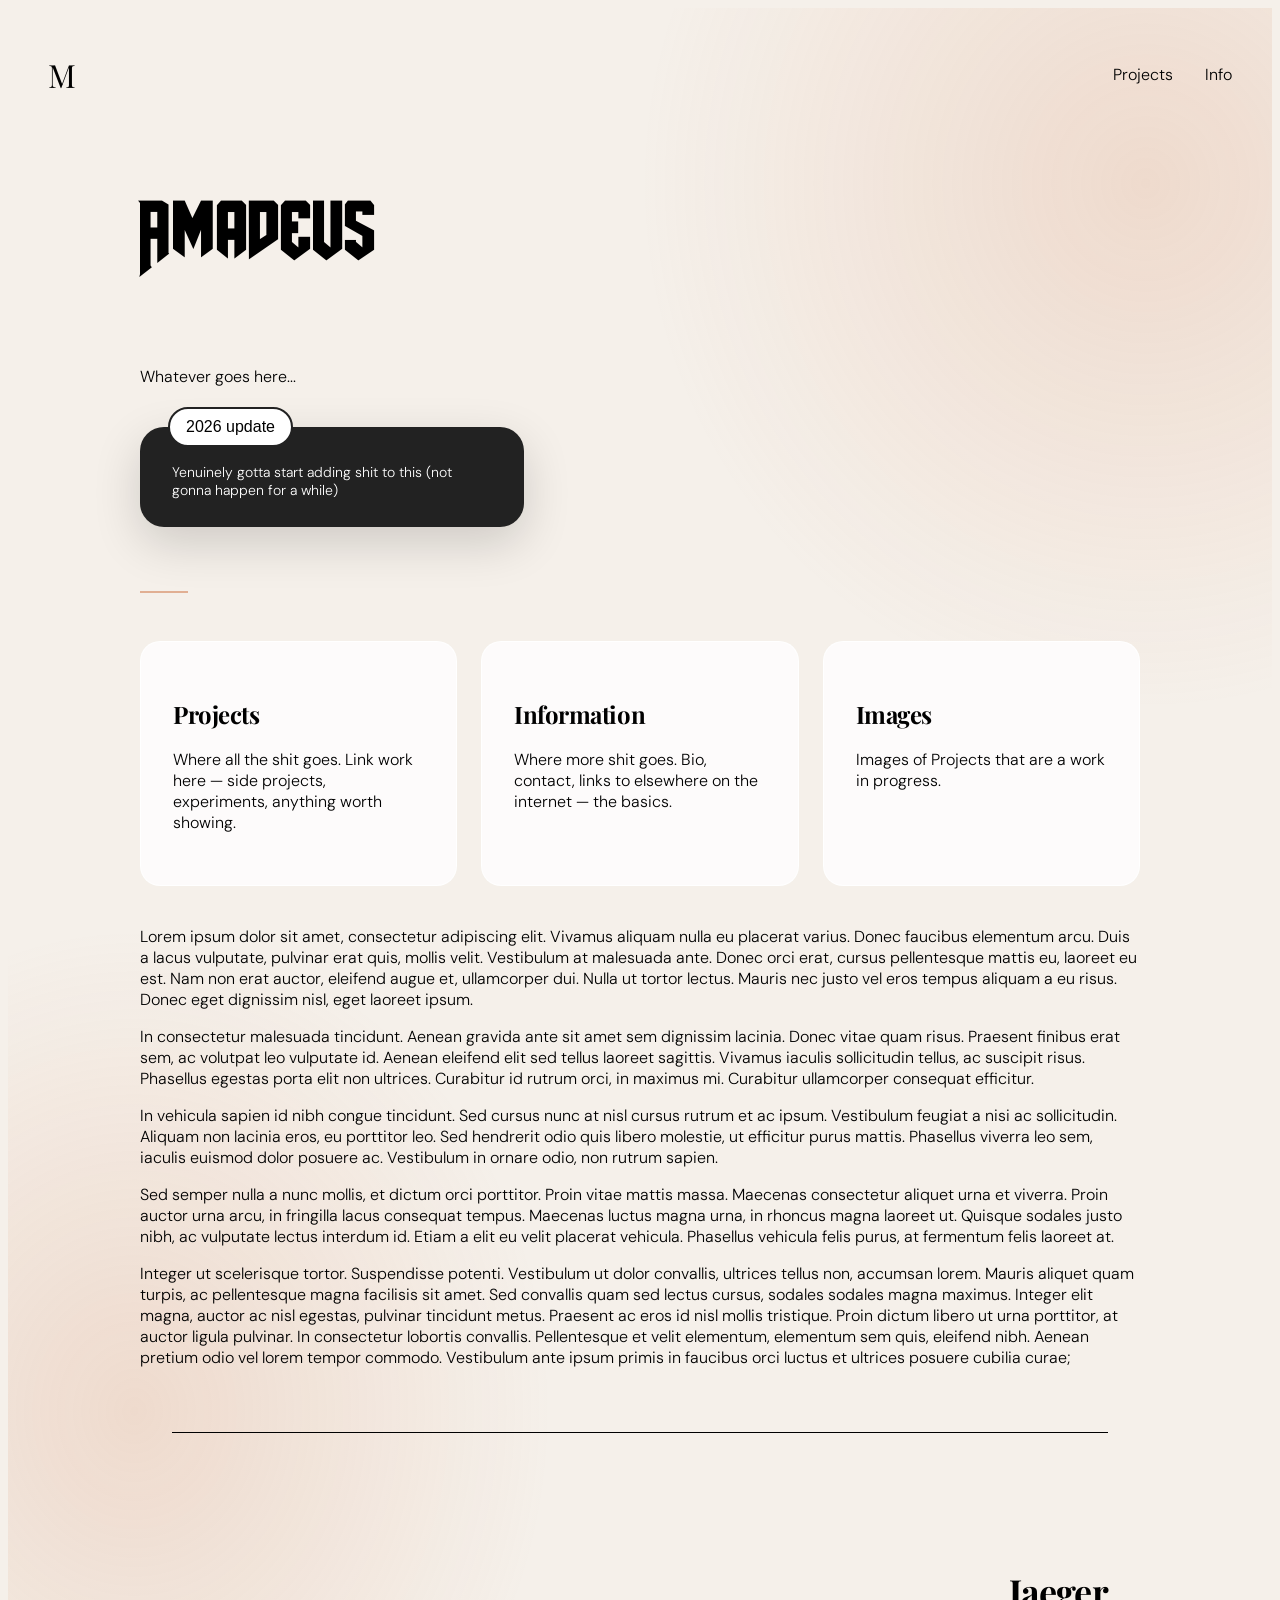
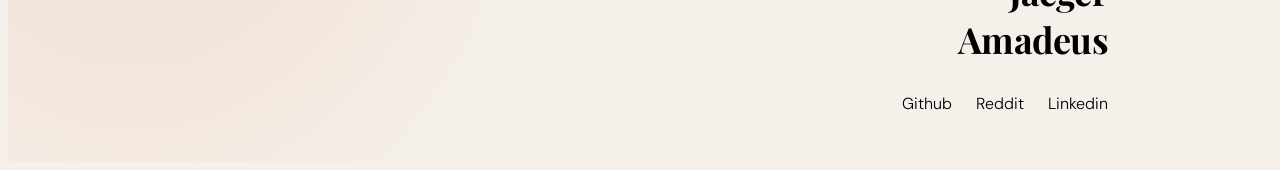
<file: index.html>
<!DOCTYPE html>
<html lang="en">
<head>
    <meta charset="UTF-8" />
    <title>Hello world!</title>
    <meta name="viewport" content="width=device-width, initial-scale=1" />
    <meta name="description" content="" />
    <link rel="icon" type="image/x-icon" href="./resources/kitty.ico">
    <link rel="stylesheet" type="text/css" href="./styles/style.css">
    <link rel="preconnect" href="https://fonts.googleapis.com">
    <link rel="preconnect" href="https://fonts.gstatic.com" crossorigin>
    <link rel="stylesheet" href="https://fonts.googleapis.com/css2?family=Playfair+Display:ital,wght@0,700;0,900;1,700&family=DM+Sans:wght@300;400&display=swap">
    <script src="https://cdn.babylonjs.com/babylon.js"></script>
    <script src="https://cdn.babylonjs.com/loaders/babylonjs.loaders.js"></script>
    <style>@font-face {font-family: 'AmazDooM'; src: url('./resources/AmazDooMLeft.ttf');}</style>
</head>
<body>
    
    <canvas id="niko-canvas"></canvas>
    <link rel="stylesheet" href="styles/niko.css">
    <script src="scripts/niko.js"></script>


    <nav>
        <span class="nav-logo" ><a href="">M</a></span>
        <ul>
            <li><a href="./Projects.html" target="_blank">Projects</a></li>
            <li><a href="./Info.html" target="_blank">Info</a></li>
        </ul>
    </nav>

    <div class="page">
        <h1>Amadeus</h1>
        <p class="snippet" >Whatever goes here...</p>


        <div class="intro-wrap">
            <div class="status-update-block">
                <div class="status-update-title">
                    2026 update
                    <br>
                </div>
                <div class="status-update-text">
                    Yenuinely gotta start adding shit to this (not gonna happen for a while)
                    <br>
                </div>
            </div>
        </div>

        <div class="divider"></div>

        <div class="cards-grid">
            <div class="section-card">
                <h2>Projects</h2>
                <p>Where all the shit goes. Link work here — side projects, experiments, anything worth showing.</p>
            </div>
            <div class="section-card">
                <h2>Information</h2>
                <p>Where more shit goes. Bio, contact, links to elsewhere on the internet — the basics.</p>
            </div>
            <div class="section-card">
                <h2>Images</h2>
                <p>Images of Projects that are a work in progress.</p>
            </div>
        </div>

        <div>
            <p>
                Lorem ipsum dolor sit amet, consectetur adipiscing elit. Vivamus aliquam nulla eu placerat varius. Donec faucibus elementum arcu. Duis a lacus vulputate, pulvinar erat quis, mollis velit. Vestibulum at malesuada ante. Donec orci erat, cursus pellentesque mattis eu, laoreet eu est. Nam non erat auctor, eleifend augue et, ullamcorper dui. Nulla ut tortor lectus. Mauris nec justo vel eros tempus aliquam a eu risus. Donec eget dignissim nisl, eget laoreet ipsum. 
            </p>
            <p>
                In consectetur malesuada tincidunt. Aenean gravida ante sit amet sem dignissim lacinia. Donec vitae quam risus. Praesent finibus erat sem, ac volutpat leo vulputate id. Aenean eleifend elit sed tellus laoreet sagittis. Vivamus iaculis sollicitudin tellus, ac suscipit risus. Phasellus egestas porta elit non ultrices. Curabitur id rutrum orci, in maximus mi. Curabitur ullamcorper consequat efficitur. 
            </p>
            <p>
                In vehicula sapien id nibh congue tincidunt. Sed cursus nunc at nisl cursus rutrum et ac ipsum. Vestibulum feugiat a nisi ac sollicitudin. Aliquam non lacinia eros, eu porttitor leo. Sed hendrerit odio quis libero molestie, ut efficitur purus mattis. Phasellus viverra leo sem, iaculis euismod dolor posuere ac. Vestibulum in ornare odio, non rutrum sapien. 
            </p>
            <p>
                Sed semper nulla a nunc mollis, et dictum orci porttitor. Proin vitae mattis massa. Maecenas consectetur aliquet urna et viverra. Proin auctor urna arcu, in fringilla lacus consequat tempus. Maecenas luctus magna urna, in rhoncus magna laoreet ut. Quisque sodales justo nibh, ac vulputate lectus interdum id. Etiam a elit eu velit placerat vehicula. Phasellus vehicula felis purus, at fermentum felis laoreet at. 
            </p>
            <p>
                Integer ut scelerisque tortor. Suspendisse potenti. Vestibulum ut dolor convallis, ultrices tellus non, accumsan lorem. Mauris aliquet quam turpis, ac pellentesque magna facilisis sit amet. Sed convallis quam sed lectus cursus, sodales sodales magna maximus. Integer elit magna, auctor ac nisl egestas, pulvinar tincidunt metus. Praesent ac eros id nisl mollis tristique. Proin dictum libero ut urna porttitor, at auctor ligula pulvinar. In consectetur lobortis convallis. Pellentesque et velit elementum, elementum sem quis, eleifend nibh. Aenean pretium odio vel lorem tempor commodo. Vestibulum ante ipsum primis in faucibus orci luctus et ultrices posuere cubilia curae; 
            </p>
        </div>

        <div class="footer-wrap">
            <div class="standard-container">
                <div class="footer-top-divider">
                    <div class="footer-divider"></div>
                </div>
                <a class="link-block w-inline-block w--current" href="">
                    <h2 class="footer-title">
                        Jaeger
                        <br>
                        Amadeus
                    </h2>
                </a>
                <div class="footer-links">
                    <a class="footer-item" href="https://github.com/Chillingus" target="_blank">Github</a>
                    <a class="footer-item" href="" target="_blank">Reddit</a>
                    <a class="footer-item" href="" target="_blank">Linkedin</a>
                </div>
            </div>
        </div>
    </div>
</body>
</html>
</file>
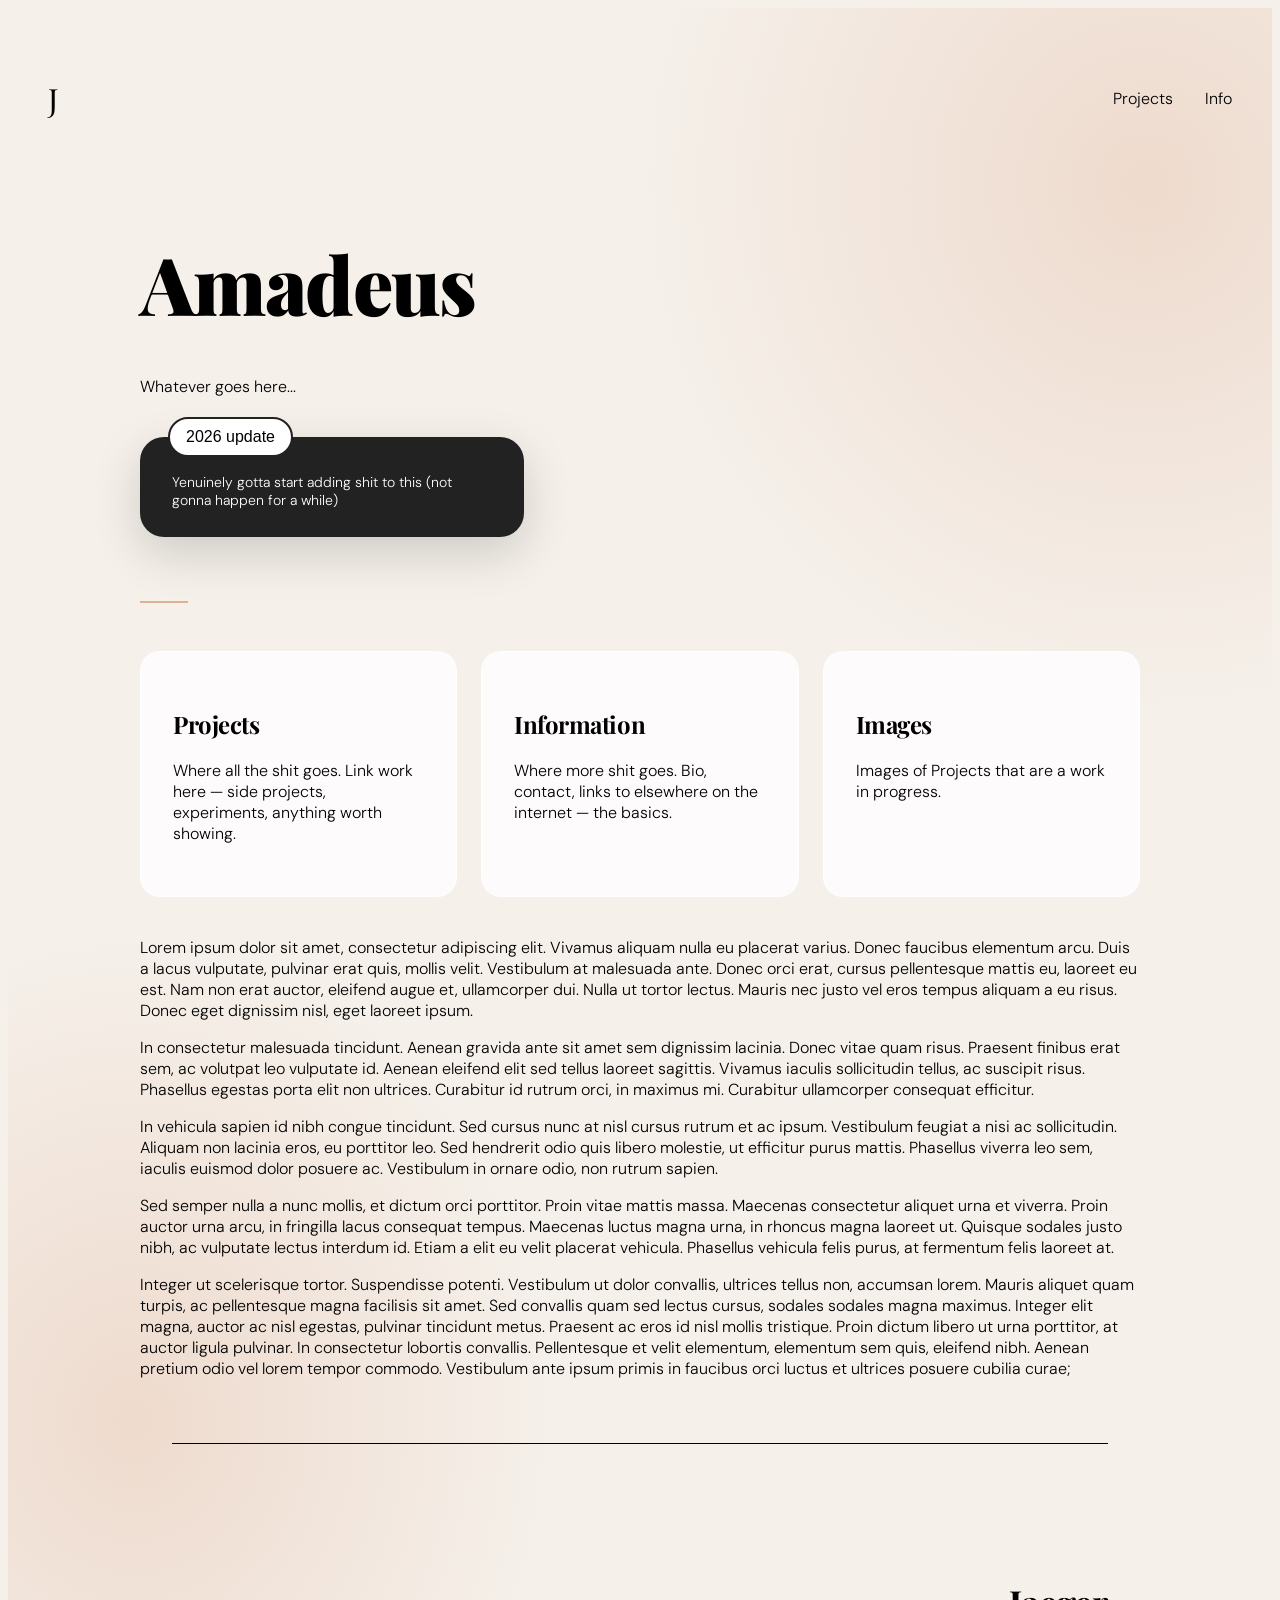
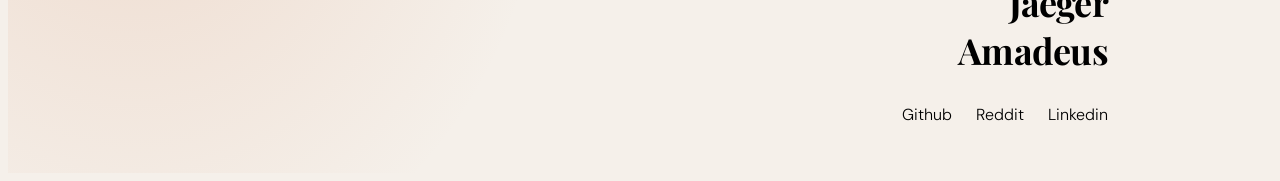
<file: Website/index.html>
<!DOCTYPE html>
<html lang="en">
<head>
    <meta charset="UTF-8" />
    <title>Hello world!</title>
    <meta name="viewport" content="width-device-width, initial-scale=1" />
    <meta name="description" content="" />
    <link rel="icon" href="favicon.png">
    <link rel="stylesheet" type="text/css" href="style.css">
    <link rel="preconnect" href="https://fonts.googleapis.com">
    <link rel="preconnect" href="https://fonts.gstatic.com" crossorigin>
    <link rel="stylesheet" href="https://fonts.googleapis.com/css2?family=Playfair+Display:ital,wght@0,700;0,900;1,700&family=DM+Sans:wght@300;400&display=swap">
</head>
<body>
    <nav>
        <span class="nav-logo" ><a href="">J</a></span>
        <ul>
            <li><a href="#">Projects</a></li>
            <li><a href="#">Info</a></li>
        </ul>
    </nav>

    <div class="page">
        <h1>Amadeus</h1>
        <p class="snippet" >Whatever goes here...</p>


        <div class="intro-wrap">
            <div class="status-update-block">
                <div class="status-update-title">
                    2026 update
                    <br>
                </div>
                <div class="status-update-text">
                    Yenuinely gotta start adding shit to this (not gonna happen for a while)
                    <br>
                </div>
            </div>
        </div>

        <div class="divider"></div>

        <div class="cards-grid">
            <div class="section-card">
                <h2>Projects</h2>
                <p>Where all the shit goes. Link work here — side projects, experiments, anything worth showing.</p>
            </div>
            <div class="section-card">
                <h2>Information</h2>
                <p>Where more shit goes. Bio, contact, links to elsewhere on the internet — the basics.</p>
            </div>
            <div class="section-card">
                <h2>Images</h2>
                <p>Images of Projects that are a work in progress.</p>
            </div>
        </div>

        <div>
            <p>
                Lorem ipsum dolor sit amet, consectetur adipiscing elit. Vivamus aliquam nulla eu placerat varius. Donec faucibus elementum arcu. Duis a lacus vulputate, pulvinar erat quis, mollis velit. Vestibulum at malesuada ante. Donec orci erat, cursus pellentesque mattis eu, laoreet eu est. Nam non erat auctor, eleifend augue et, ullamcorper dui. Nulla ut tortor lectus. Mauris nec justo vel eros tempus aliquam a eu risus. Donec eget dignissim nisl, eget laoreet ipsum. 
            </p>
            <p>
                In consectetur malesuada tincidunt. Aenean gravida ante sit amet sem dignissim lacinia. Donec vitae quam risus. Praesent finibus erat sem, ac volutpat leo vulputate id. Aenean eleifend elit sed tellus laoreet sagittis. Vivamus iaculis sollicitudin tellus, ac suscipit risus. Phasellus egestas porta elit non ultrices. Curabitur id rutrum orci, in maximus mi. Curabitur ullamcorper consequat efficitur. 
            </p>
            <p>
                In vehicula sapien id nibh congue tincidunt. Sed cursus nunc at nisl cursus rutrum et ac ipsum. Vestibulum feugiat a nisi ac sollicitudin. Aliquam non lacinia eros, eu porttitor leo. Sed hendrerit odio quis libero molestie, ut efficitur purus mattis. Phasellus viverra leo sem, iaculis euismod dolor posuere ac. Vestibulum in ornare odio, non rutrum sapien. 
            </p>
            <p>
                Sed semper nulla a nunc mollis, et dictum orci porttitor. Proin vitae mattis massa. Maecenas consectetur aliquet urna et viverra. Proin auctor urna arcu, in fringilla lacus consequat tempus. Maecenas luctus magna urna, in rhoncus magna laoreet ut. Quisque sodales justo nibh, ac vulputate lectus interdum id. Etiam a elit eu velit placerat vehicula. Phasellus vehicula felis purus, at fermentum felis laoreet at. 
            </p>
            <p>
                Integer ut scelerisque tortor. Suspendisse potenti. Vestibulum ut dolor convallis, ultrices tellus non, accumsan lorem. Mauris aliquet quam turpis, ac pellentesque magna facilisis sit amet. Sed convallis quam sed lectus cursus, sodales sodales magna maximus. Integer elit magna, auctor ac nisl egestas, pulvinar tincidunt metus. Praesent ac eros id nisl mollis tristique. Proin dictum libero ut urna porttitor, at auctor ligula pulvinar. In consectetur lobortis convallis. Pellentesque et velit elementum, elementum sem quis, eleifend nibh. Aenean pretium odio vel lorem tempor commodo. Vestibulum ante ipsum primis in faucibus orci luctus et ultrices posuere cubilia curae; 
            </p>
        </div>

        <div class="footer-wrap">
            <div class="standard-container">
                <div class="footer-top-divider">
                    <div class="footer-divider"></div>
                </div>
                <a class="link-block w-inline-block w--current" href="">
                    <h2 class="footer-title">
                        Jaeger
                        <br>
                        Amadeus
                    </h2>
                </a>
                <div class="footer-links">
                    <a class="footer-item" href="https://github.com/Chillingus">Github</a>
                    <a class="footer-item" href="">Reddit</a>
                    <a class="footer-item" href="">Linkedin</a>
                </div>
            </div>
        </div>
    </div>
</body>
</html>
</file>
<file: styles/style.css>
:root {
  --accent-warm: #d4845a;
}

body {
    background-color: #f5f0ea;
    min-height: 100vh;
    font-family: 'DM Sans', sans-serif;
    font-weight: 300;
    padding: 40px 40px 0;
    position: relative;
}

.page {
    max-width: 1000px;
    margin: 0 auto;
    padding: 40px 40px 0;
}

body::before {
    content: '';
    position: fixed;
    inset: 0;
    z-index: -1;
    background: 
        radial-gradient(ellipse 80% 60% at 90% 10%, #d4845a33 0%, transparent 50%),
        radial-gradient(ellipse 60% 50% at 10% 80%, #d4845a33 0%, transparent 55%),  
        #f5f0ea;
    position: absolute;
}


nav {
    display: flex;
    justify-content: space-between;
    align-items: center;
    padding: 0 0;
     /* color: #f5f0ea;*/
    position: sticky;
    top: 0;
    z-index: 10;
}

nav a {
    text-decoration: none;
    color: inherit;
}

.nav-logo {
    font-family: 'Playfair Display', Impact;
    font-size: 2rem;
}

nav ul {
    list-style: none;
    display: flex;
    gap: 32px;
}

nav ul a {
    text-decoration: none;
    color: #000000;
    font-size: 1rem;
}

h1, h2 {
    font-family: 'Playfair Display', serif;
    letter-spacing: -0.02em;
}

h1 {
    font-family: 'AmazDooM', sans-serif;
    font-size: 6rem;
    font-weight: 100;
    line-height: 1.0;
    letter-spacing: 1px;
    /*color: #f5f0ea;*/
}

.snippet {
    color: #000000;
    
}


.intro-wrap {
    padding-top: 24px;
}

.status-update-text {
  color: #fff;
  font-size: 14px;
  padding-top: 8px;
}

.status-update-block {
  background-color: #222;
  border-radius: 24px;
  width: 32%;
  margin-bottom: 32px;
  padding: 28px 32px;
  position: relative;
  box-shadow: 0 16px 48px #00000029;
}

.status-update-title {
  background-color: #fff;
  border: 2px solid #222;
  border-radius: 100px;
  padding: 8px 16px;
  font-family: Pitchsans Semibold, sans-serif;
  line-height: 20px;
  position: absolute;
  top: -20px;
  left: 28px;
}


.divider {
    width: 48px;
    height: 2px;
    background: var(--accent-warm);
    margin: 64px 0 48px;
    opacity: 0.6;
}

.section-card {
    background: rgb(253, 251, 251);
    border: 1px solid rgba(255, 255, 255, 0.9);
    border-radius: 20px;
    padding: 36px 32px;
    margin-bottom: 24px;
    transition: transform 0.25s ease, box-shadow 0.25s ease;
}

.section-card:hover {
    transform: translateY(-4px);
    box-shadow: 0 20px 28px #00000012;
}

.cards-grid {
    display: grid;
    grid-template-columns: 1fr 1fr 1fr;
    gap: 24px;
}


.footer-wrap {
    background-position: 50% 100%;
    background-size: 1012px 500px;
    flex-direction: column;
    width: auto;
    margin-bottom: 0;
    margin-left: 0;
    margin-right: 0;
    padding-bottom: 48px;
    padding-left: 32px;
    padding-right: 32px;
    /*overflow: hidden;*/
}

.standard-container {
    text-align: left;
}

.footer-top-divider {
    margin-top: 64px;
    padding-bottom: 104px;
}

.footer-divider {
    height: 1px;
    background: #000000;
    width: 100%;
}

.link-block {
    text-decoration: none;
    text-align: right;
    color: inherit;
    font-size: 1.5rem;
}

.footer-links {
  display: flex;
  flex-direction: row;
  align-items: center;
  gap: 24px;
  justify-content: flex-end;
}

.footer-item {
    text-decoration: none;
    color: inherit;
}
</file>
<file: styles/niko.css>
#niko-canvas {
  position: absolute;
  top: -7%;
  left: 42%;
  width: 32%;
  height: 45vw;
  z-index: 1;
  pointer-events: none;
  background: transparent;
}

body > * {
position: relative;
z-index: 2;
}


body {
background-attachment: fixed;
}
</file>
<file: Website/style.css>
:root {
  --accent-warm: #d4845a;
}

body {
    background-color: #f5f0ea;
    min-height: 100vh;
    font-family: 'DM Sans', sans-serif;
    font-weight: 300;
    padding: 40px 40px 0;
    position: relative;
}

.page {
    max-width: 1000px;
    margin: 0 auto;
    padding: 40px 40px 0;
}

body::before {
    content: '';
    position: fixed;
    inset: 0;
    z-index: -1;
    background: 
        radial-gradient(ellipse 80% 60% at 90% 10%, #d4845a33 0%, transparent 50%),
        radial-gradient(ellipse 60% 50% at 10% 80%, #d4845a33 0%, transparent 55%),  
        #f5f0ea;
    position: absolute;
}


nav {
    display: flex;
    justify-content: space-between;
    align-items: center;
    padding: 24px 0;
     /* color: #f5f0ea;*/
    position: sticky;
    top: 0;
    z-index: 10;
}

nav a {
    text-decoration: none;
    color: inherit;
}

.nav-logo {
    font-family: 'Playfair Display', Impact;
    font-size: 2rem;
}

nav ul {
    list-style: none;
    display: flex;
    gap: 32px;
}

nav ul a {
    text-decoration: none;
    color: #000000;
    font-size: 1rem;
}

h1, h2 {
    font-family: 'Playfair Display', serif;
    letter-spacing: -0.02em;
}

h1 {
    font-size: 5rem;
    font-weight: 900;
    line-height: 1.0;
    /*color: #f5f0ea;*/
}

.snippet {
    color: #000000;
}


.intro-wrap {
    padding-top: 24px;
}

.status-update-text {
  color: #fff;
  font-size: 14px;
  padding-top: 8px;
}

.status-update-block {
  background-color: #222;
  border-radius: 24px;
  width: 32%;
  margin-bottom: 32px;
  padding: 28px 32px;
  position: relative;
  box-shadow: 0 16px 48px #00000029;
}

.status-update-title {
  background-color: #fff;
  border: 2px solid #222;
  border-radius: 100px;
  padding: 8px 16px;
  font-family: Pitchsans Semibold, sans-serif;
  line-height: 20px;
  position: absolute;
  top: -20px;
  left: 28px;
}


.divider {
    width: 48px;
    height: 2px;
    background: var(--accent-warm);
    margin: 64px 0 48px;
    opacity: 0.6;
}

.section-card {
    background: rgb(253, 251, 251);
    border: 1px solid rgba(255, 255, 255, 0.9);
    border-radius: 20px;
    padding: 36px 32px;
    margin-bottom: 24px;
    transition: transform 0.25s ease, box-shadow 0.25s ease;
}

.section-card:hover {
    transform: translateY(-4px);
    box-shadow: 0 20px 28px #00000012;
}

.cards-grid {
    display: grid;
    grid-template-columns: 1fr 1fr 1fr;
    gap: 24px;
}


.footer-wrap {
    background-position: 50% 100%;
    background-size: 1012px 500px;
    flex-direction: column;
    width: auto;
    margin-bottom: 0;
    margin-left: 0;
    margin-right: 0;
    padding-bottom: 48px;
    padding-left: 32px;
    padding-right: 32px;
    /*overflow: hidden;*/
}

.standard-container {
    text-align: left;
}

.footer-top-divider {
    margin-top: 64px;
    padding-bottom: 104px;
}

.footer-divider {
    height: 1px;
    background: #000000;
    width: 100%;
}

.link-block {
    text-decoration: none;
    text-align: right;
    color: inherit;
    font-size: 1.5rem;
}

.footer-links {
  display: flex;
  flex-direction: row;
  align-items: center;
  gap: 24px;
  justify-content: flex-end;
}

.footer-item {
    text-decoration: none;
    color: inherit;
}
</file>
